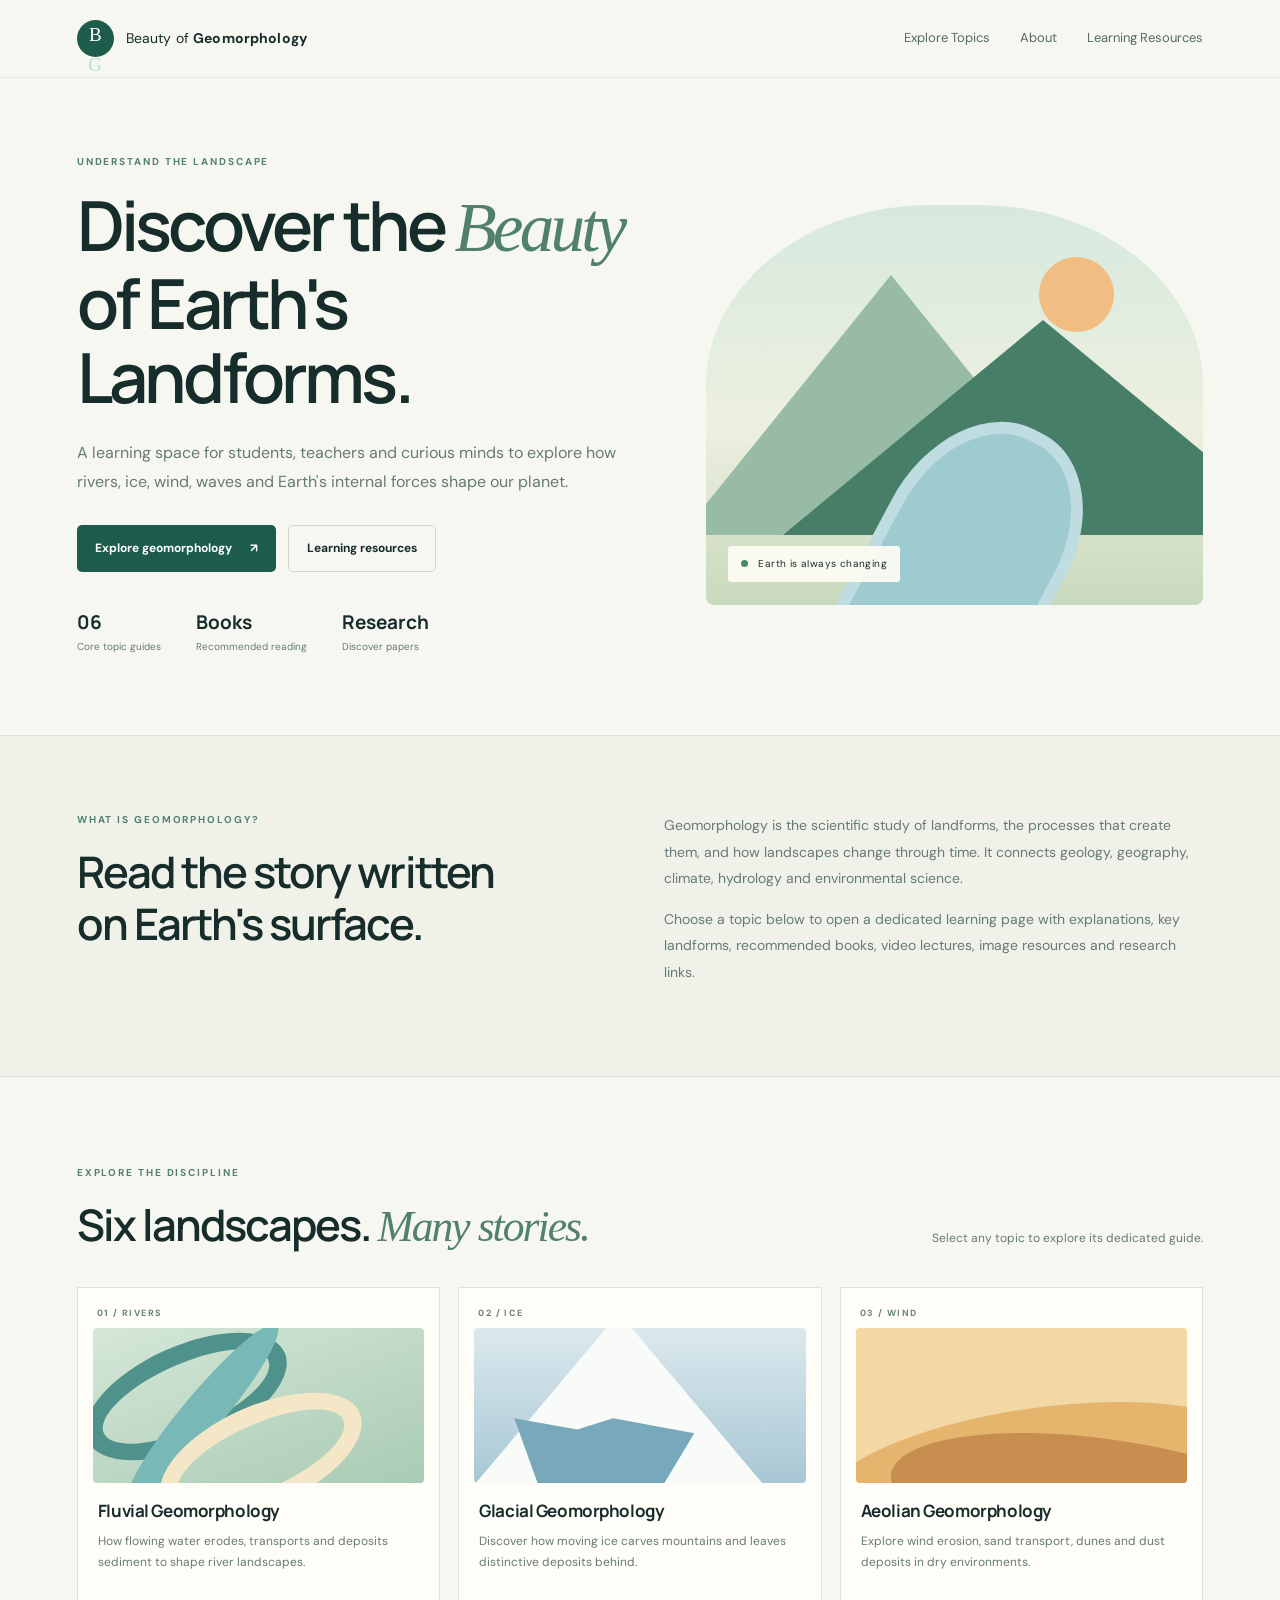
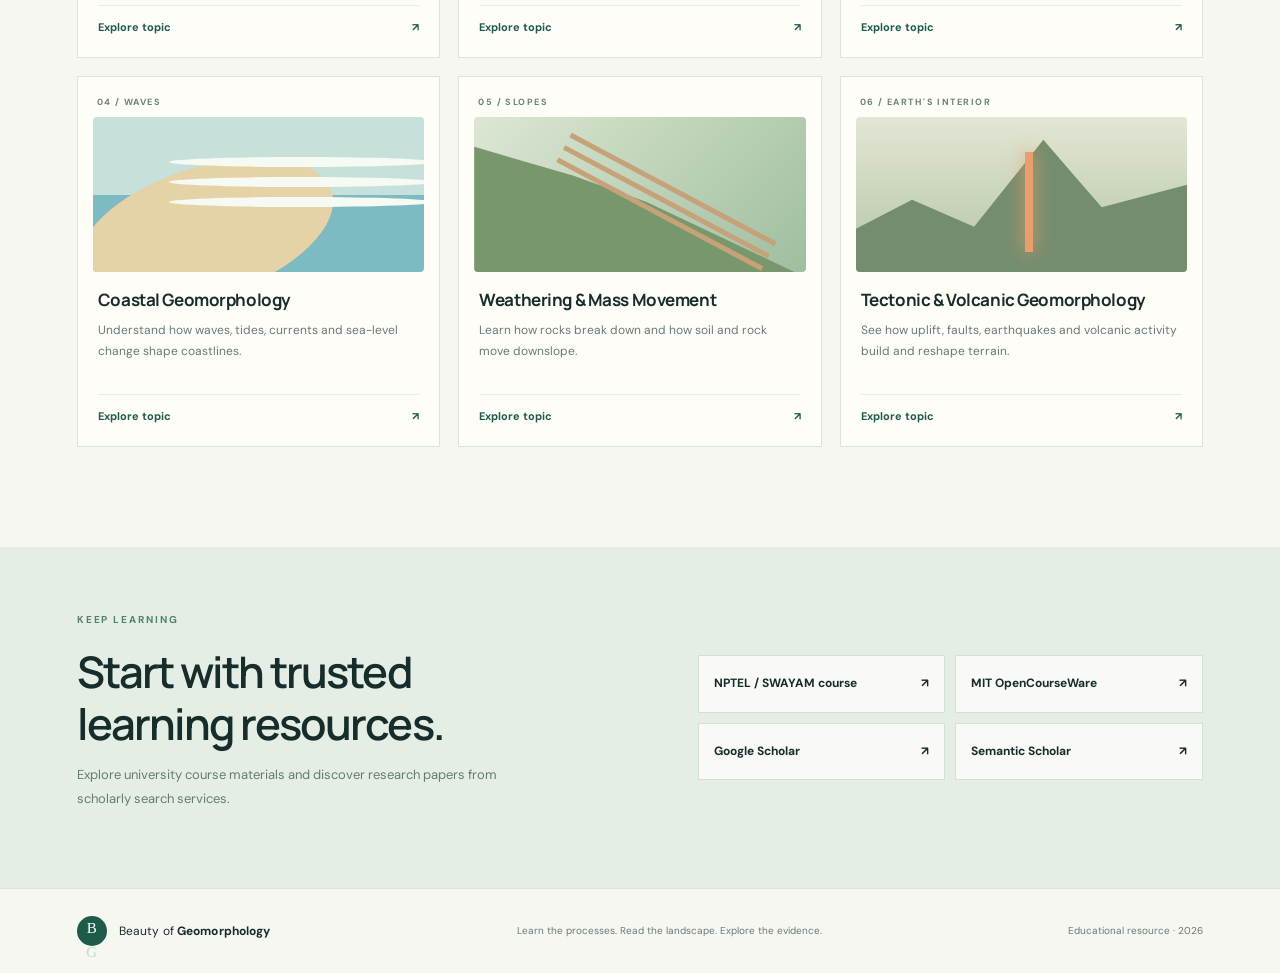
<file: index.html>
<!doctype html>
<html lang="en">
<head>
  <meta charset="utf-8">
  <meta name="viewport" content="width=device-width, initial-scale=1">
  <meta name="description" content="Beauty of Geomorphology — explore landforms, surface processes, videos, books and research resources.">
  <title>Beauty of Geomorphology | Explore Earth's Landscapes</title>
  <link rel="stylesheet" href="style.css">
</head>
<body>
  <header class="site-header">
    <a class="brand" href="index.html"><span class="brand-mark">B<span>G</span></span><span>Beauty of <strong>Geomorphology</strong></span></a>
    <button class="menu-toggle" id="menuToggle" aria-label="Toggle navigation">☰</button>
    <nav id="mainNav">
      <a href="#topics">Explore Topics</a><a href="#about">About</a><a href="#learning">Learning Resources</a>
    </nav>
  </header>
  <main>
    <section class="hero">
      <div class="hero-content">
        <p class="eyebrow">UNDERSTAND THE LANDSCAPE</p>
        <h1>Discover the <em>Beauty</em><br>of Earth's Landforms.</h1>
        <p class="hero-copy">A learning space for students, teachers and curious minds to explore how rivers, ice, wind, waves and Earth's internal forces shape our planet.</p>
        <div class="hero-actions"><a class="button button-primary" href="#topics">Explore geomorphology <span>↗</span></a><a class="button button-ghost" href="#learning">Learning resources</a></div>
        <div class="hero-stats"><div><strong>06</strong><span>Core topic guides</span></div><div><strong>Books</strong><span>Recommended reading</span></div><div><strong>Research</strong><span>Discover papers</span></div></div>
      </div>
      <div class="hero-visual" role="img" aria-label="Illustrated mountain and river landscape">
        <div class="sun"></div><div class="mountain mountain-back"></div><div class="mountain mountain-front"></div><div class="river"></div>
        <div class="visual-label"><span class="pulse"></span> Earth is always changing</div>
      </div>
    </section>

    <section class="section intro" id="about">
      <div class="section-heading"><p class="eyebrow">WHAT IS GEOMORPHOLOGY?</p><h2>Read the story written<br>on Earth's surface.</h2></div>
      <div class="intro-copy"><p>Geomorphology is the scientific study of landforms, the processes that create them, and how landscapes change through time. It connects geology, geography, climate, hydrology and environmental science.</p><p>Choose a topic below to open a dedicated learning page with explanations, key landforms, recommended books, video lectures, image resources and research links.</p></div>
    </section>

    <section class="section topics-section" id="topics">
      <div class="section-topline"><div><p class="eyebrow">EXPLORE THE DISCIPLINE</p><h2>Six landscapes. <em>Many stories.</em></h2></div><p class="section-note">Select any topic to explore its dedicated guide.</p></div>
      <div class="topic-grid">
        <a class="topic-card topic-fluvial" href="topic.html?topic=fluvial"><span class="topic-number">01 / RIVERS</span><div class="topic-art art-river"><span></span></div><div class="topic-card-body"><h3>Fluvial Geomorphology</h3><p>How flowing water erodes, transports and deposits sediment to shape river landscapes.</p><span class="card-link">Explore topic <b>↗</b></span></div></a>
        <a class="topic-card topic-glacial" href="topic.html?topic=glacial"><span class="topic-number">02 / ICE</span><div class="topic-art art-glacier"><span></span></div><div class="topic-card-body"><h3>Glacial Geomorphology</h3><p>Discover how moving ice carves mountains and leaves distinctive deposits behind.</p><span class="card-link">Explore topic <b>↗</b></span></div></a>
        <a class="topic-card topic-aeolian" href="topic.html?topic=aeolian"><span class="topic-number">03 / WIND</span><div class="topic-art art-dunes"><span></span></div><div class="topic-card-body"><h3>Aeolian Geomorphology</h3><p>Explore wind erosion, sand transport, dunes and dust deposits in dry environments.</p><span class="card-link">Explore topic <b>↗</b></span></div></a>
        <a class="topic-card topic-coastal" href="topic.html?topic=coastal"><span class="topic-number">04 / WAVES</span><div class="topic-art art-coast"><span></span></div><div class="topic-card-body"><h3>Coastal Geomorphology</h3><p>Understand how waves, tides, currents and sea-level change shape coastlines.</p><span class="card-link">Explore topic <b>↗</b></span></div></a>
        <a class="topic-card topic-weathering" href="topic.html?topic=weathering"><span class="topic-number">05 / SLOPES</span><div class="topic-art art-slope"><span></span></div><div class="topic-card-body"><h3>Weathering &amp; Mass Movement</h3><p>Learn how rocks break down and how soil and rock move downslope.</p><span class="card-link">Explore topic <b>↗</b></span></div></a>
        <a class="topic-card topic-tectonic" href="topic.html?topic=tectonic"><span class="topic-number">06 / EARTH'S INTERIOR</span><div class="topic-art art-tectonic"><span></span></div><div class="topic-card-body"><h3>Tectonic &amp; Volcanic Geomorphology</h3><p>See how uplift, faults, earthquakes and volcanic activity build and reshape terrain.</p><span class="card-link">Explore topic <b>↗</b></span></div></a>
      </div>
    </section>

    <section class="resource-band" id="learning"><div><p class="eyebrow">KEEP LEARNING</p><h2>Start with trusted<br>learning resources.</h2><p>Explore university course materials and discover research papers from scholarly search services.</p></div><div class="resource-links"><a href="https://onlinecourses.nptel.ac.in/e-learning/preview/noc22_ce48" target="_blank" rel="noopener">NPTEL / SWAYAM course <span>↗</span></a><a href="https://ocw.mit.edu/courses/12-163-surface-processes-and-landscape-evolution-fall-2004/pages/lecture-notes/" target="_blank" rel="noopener">MIT OpenCourseWare <span>↗</span></a><a href="https://scholar.google.com/" target="_blank" rel="noopener">Google Scholar <span>↗</span></a><a href="https://www.semanticscholar.org/" target="_blank" rel="noopener">Semantic Scholar <span>↗</span></a></div></section>
  </main>
  <footer><a class="brand footer-brand" href="index.html"><span class="brand-mark">B<span>G</span></span><span>Beauty of <strong>Geomorphology</strong></span></a><p>Learn the processes. Read the landscape. Explore the evidence.</p><span>Educational resource · 2026</span></footer>
  <script src="script.js"></script>
</body>
</html>
</file>
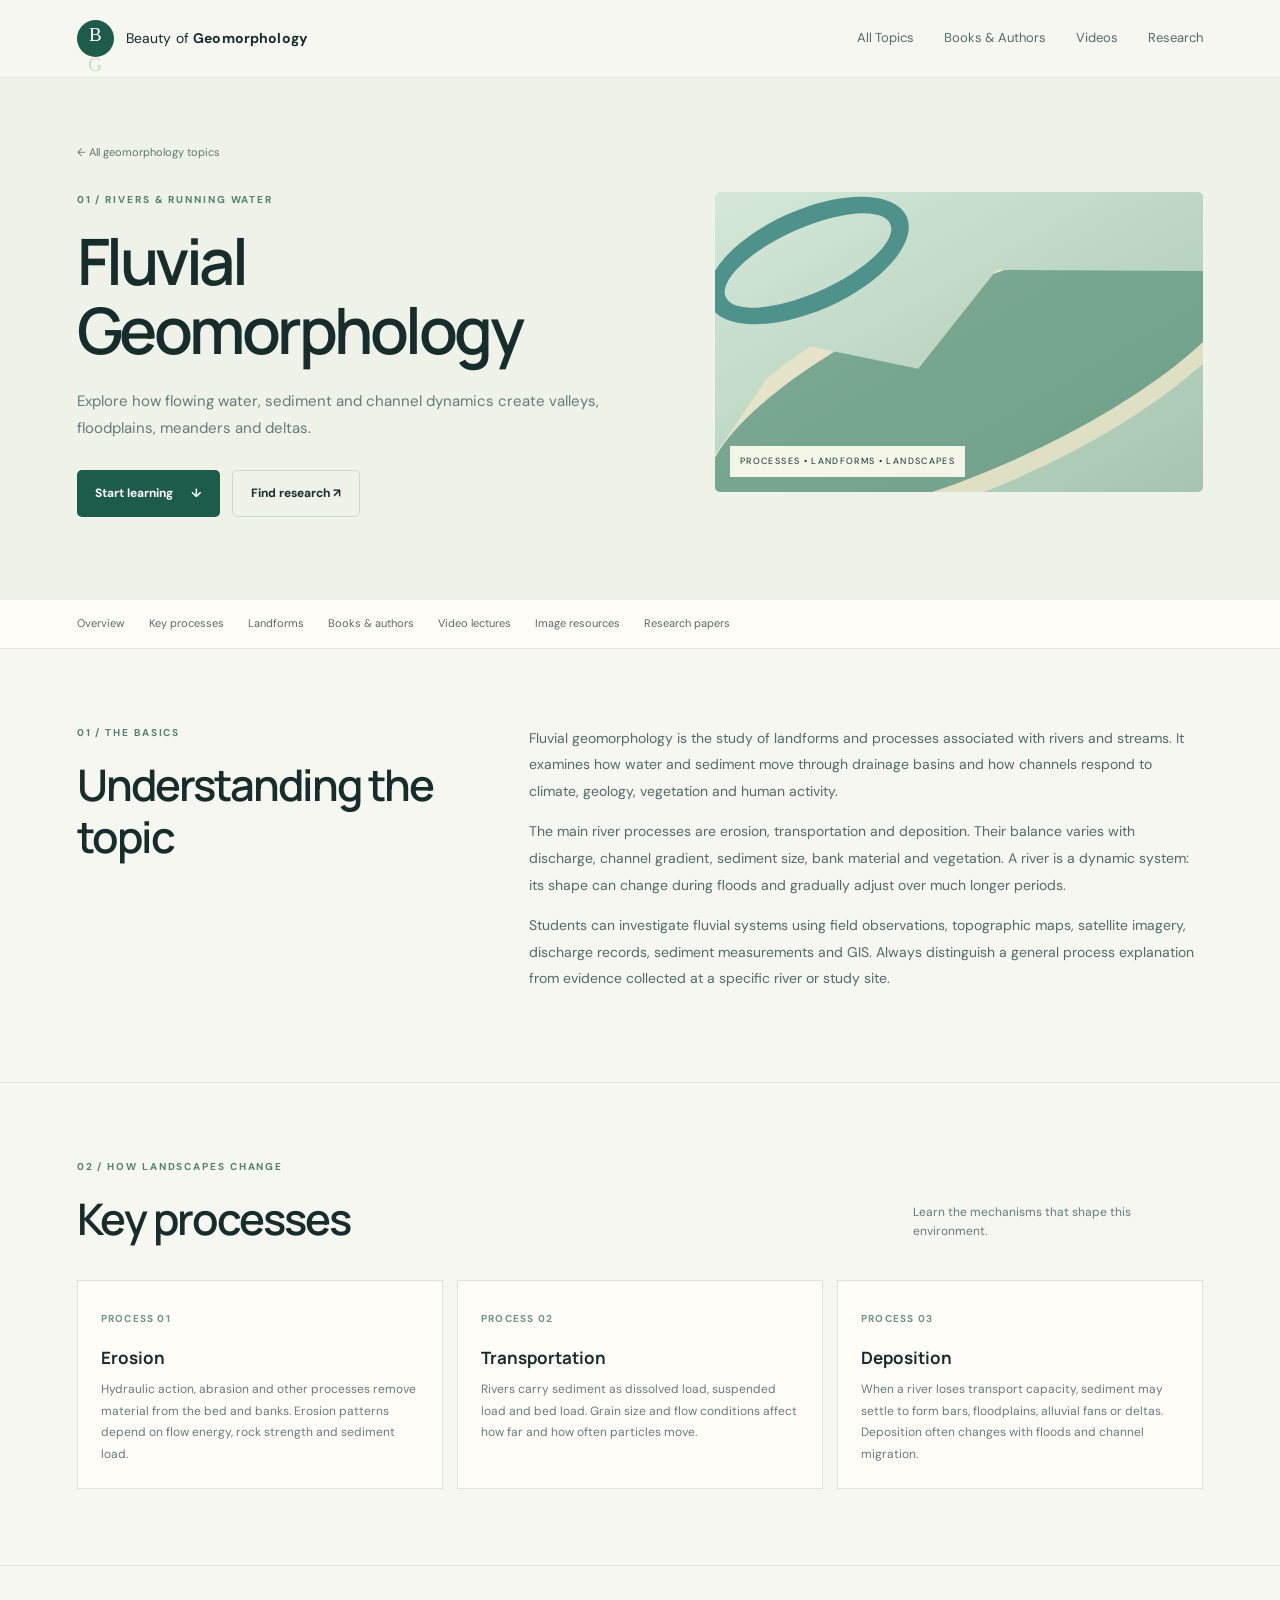
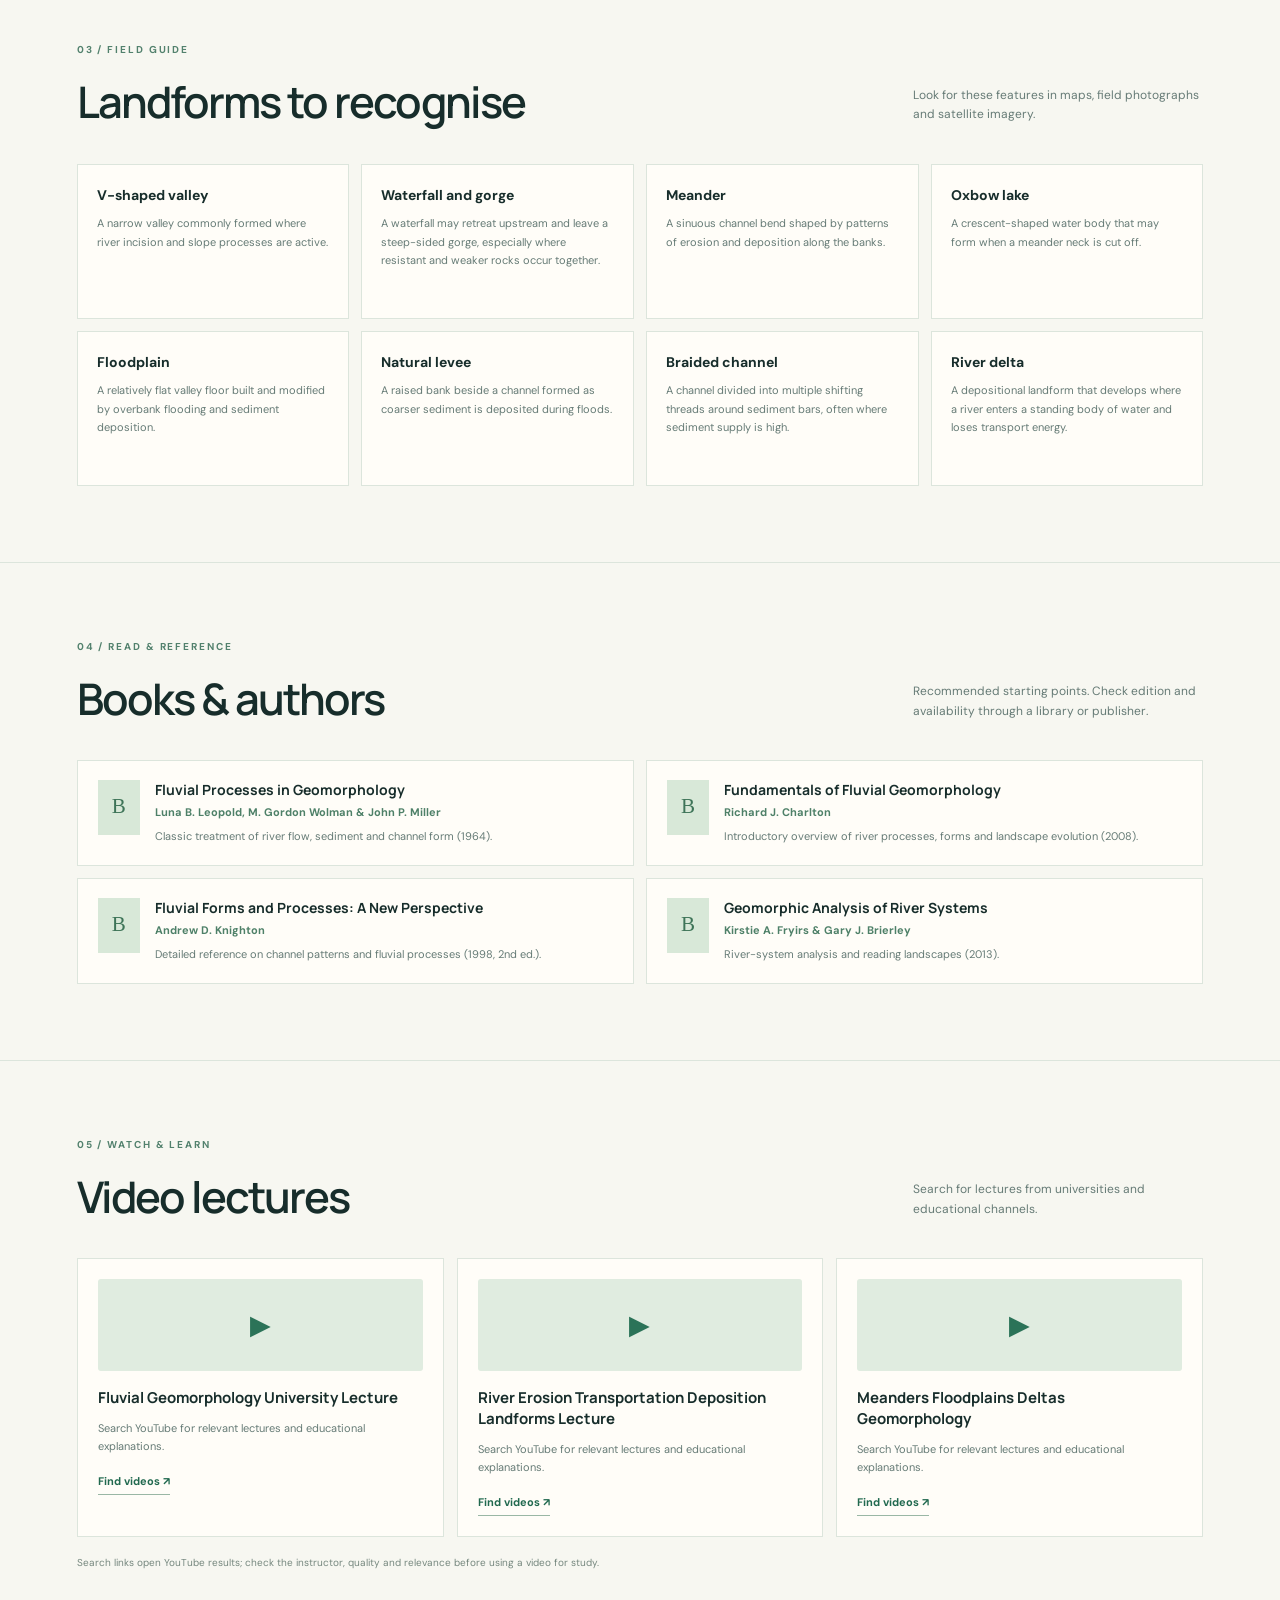
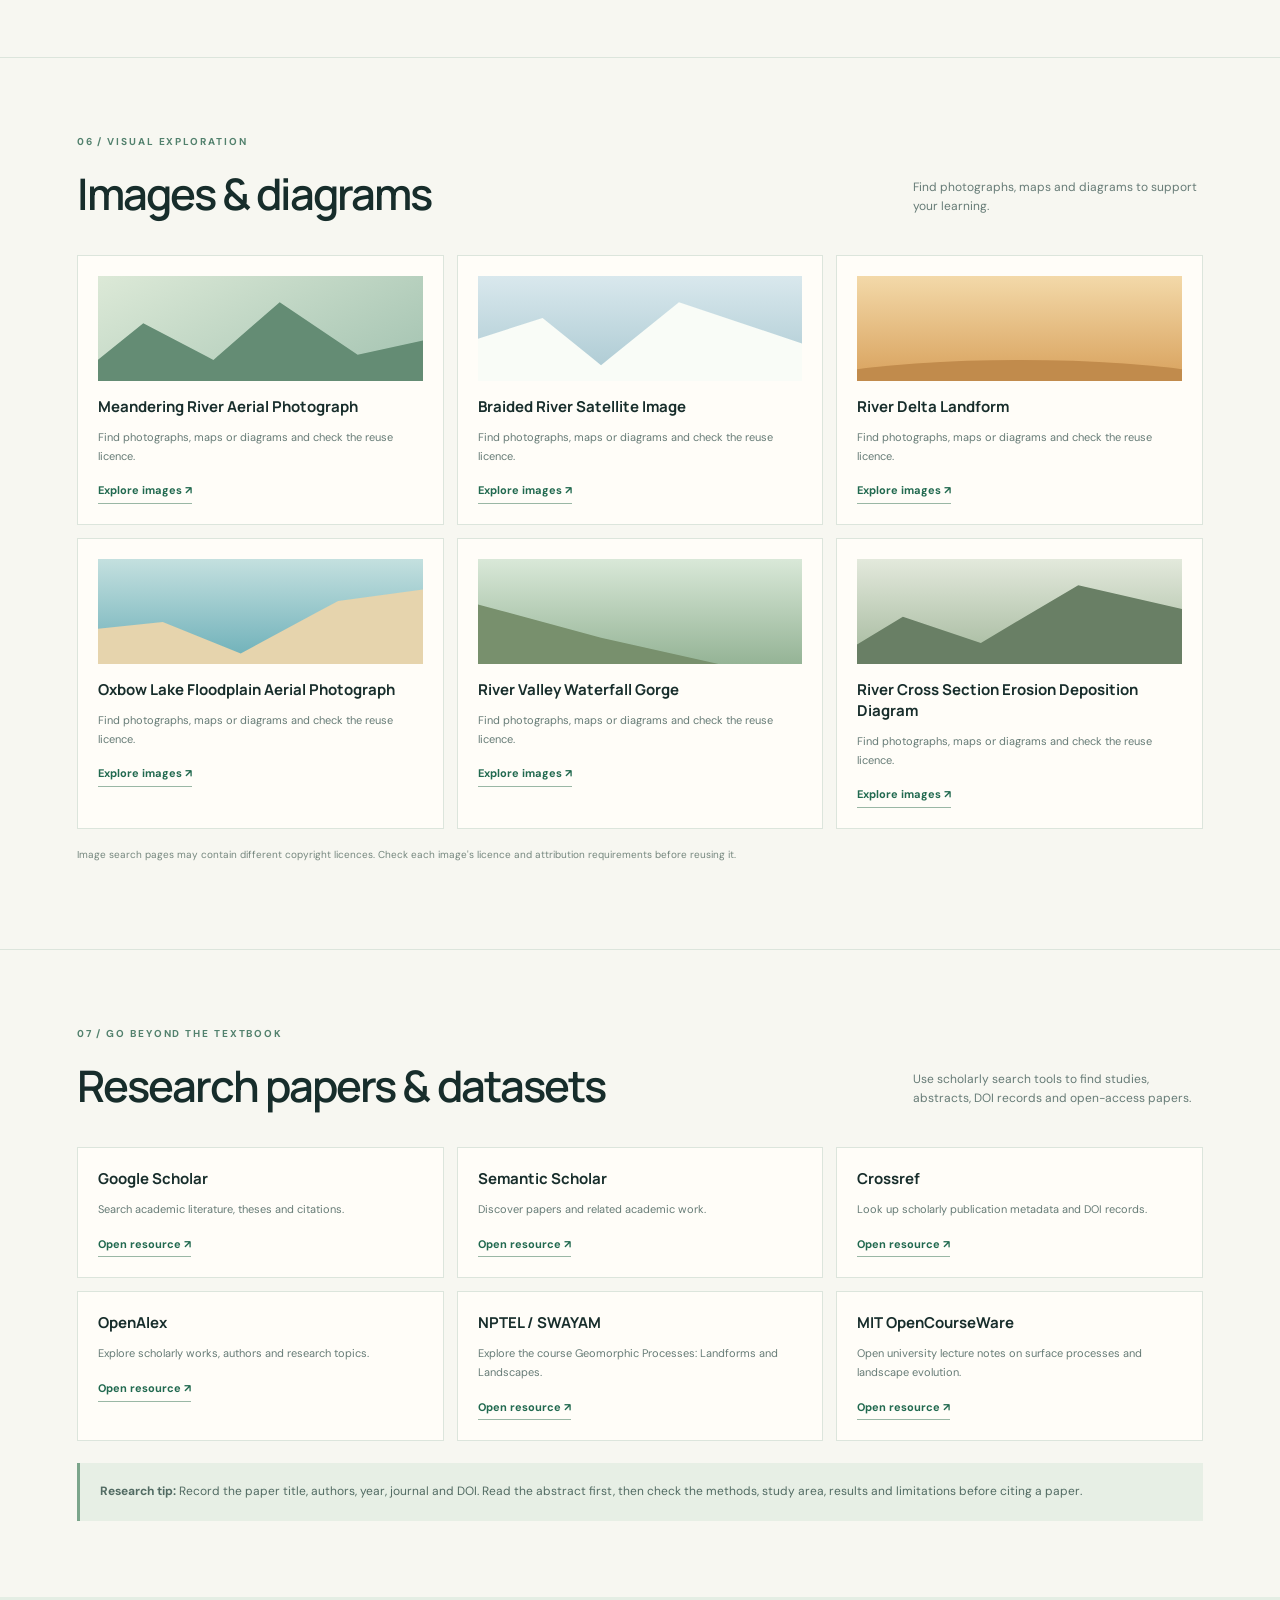
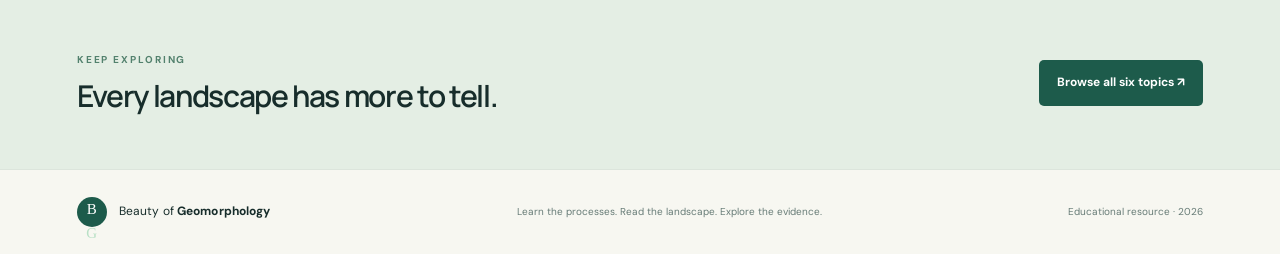
<file: topic.html>
<!doctype html>
<html lang="en">
<head>
  <meta charset="utf-8">
  <meta name="viewport" content="width=device-width, initial-scale=1">
  <meta name="description" content="Geomorphology learning guide with concepts, landforms, books, videos and research links.">
  <title>Topic Guide | Beauty of Geomorphology</title>
  <link rel="stylesheet" href="style.css">
</head>
<body>
  <header class="site-header">
    <a class="brand" href="index.html"><span class="brand-mark">B<span>G</span></span><span>Beauty of <strong>Geomorphology</strong></span></a>
    <button class="menu-toggle" id="menuToggle" aria-label="Toggle navigation">☰</button>
    <nav id="mainNav"><a href="index.html#topics">All Topics</a><a href="#books">Books &amp; Authors</a><a href="#videos">Videos</a><a href="#research">Research</a></nav>
  </header>
  <main id="topicPage">
    <section class="topic-hero">
      <div class="topic-hero-text"><a class="back-link" href="index.html#topics">← All geomorphology topics</a><p class="eyebrow" id="topicEyebrow">TOPIC GUIDE</p><h1 id="topicTitle">Geomorphology</h1><p id="topicSubtitle" class="topic-subtitle"></p><div class="hero-actions"><a class="button button-primary" href="#overview">Start learning <span>↓</span></a><a class="button button-ghost" id="scholarTop" href="https://scholar.google.com/" target="_blank" rel="noopener">Find research ↗</a></div></div>
      <div class="topic-hero-art" id="topicArt" aria-hidden="true"><div class="topic-art-large"></div><div class="topic-art-caption">PROCESSES • LANDFORMS • LANDSCAPES</div></div>
    </section>
    <nav class="topic-jump"><a href="#overview">Overview</a><a href="#processes">Key processes</a><a href="#landforms">Landforms</a><a href="#books">Books &amp; authors</a><a href="#videos">Video lectures</a><a href="#images">Image resources</a><a href="#research">Research papers</a></nav>
    <section class="section learning-section" id="overview"><div class="section-heading"><p class="eyebrow">01 / THE BASICS</p><h2>Understanding the topic</h2></div><div class="learning-copy" id="topicOverview"></div></section>
    <section class="section process-section" id="processes"><div class="section-topline"><div><p class="eyebrow">02 / HOW LANDSCAPES CHANGE</p><h2>Key processes</h2></div><p class="section-note">Learn the mechanisms that shape this environment.</p></div><div class="info-grid" id="processGrid"></div></section>
    <section class="section landforms-section" id="landforms"><div class="section-topline"><div><p class="eyebrow">03 / FIELD GUIDE</p><h2>Landforms to recognise</h2></div><p class="section-note">Look for these features in maps, field photographs and satellite imagery.</p></div><div class="landform-grid" id="landformGrid"></div></section>
    <section class="section books-section" id="books"><div class="section-topline"><div><p class="eyebrow">04 / READ &amp; REFERENCE</p><h2>Books &amp; authors</h2></div><p class="section-note">Recommended starting points. Check edition and availability through a library or publisher.</p></div><div class="book-list" id="bookList"></div></section>
    <section class="section videos-section" id="videos"><div class="section-topline"><div><p class="eyebrow">05 / WATCH &amp; LEARN</p><h2>Video lectures</h2></div><p class="section-note">Search for lectures from universities and educational channels.</p></div><div class="video-grid" id="videoGrid"></div><p class="small-note">Search links open YouTube results; check the instructor, quality and relevance before using a video for study.</p></section>
    <section class="section images-section" id="images"><div class="section-topline"><div><p class="eyebrow">06 / VISUAL EXPLORATION</p><h2>Images &amp; diagrams</h2></div><p class="section-note">Find photographs, maps and diagrams to support your learning.</p></div><div class="image-grid" id="imageGrid"></div><p class="small-note">Image search pages may contain different copyright licences. Check each image's licence and attribution requirements before reusing it.</p></section>
    <section class="section research-section" id="research"><div class="section-topline"><div><p class="eyebrow">07 / GO BEYOND THE TEXTBOOK</p><h2>Research papers &amp; datasets</h2></div><p class="section-note">Use scholarly search tools to find studies, abstracts, DOI records and open-access papers.</p></div><div class="research-grid" id="researchGrid"></div><div class="citation-note"><strong>Research tip:</strong> Record the paper title, authors, year, journal and DOI. Read the abstract first, then check the methods, study area, results and limitations before citing a paper.</div></section>
    <section class="next-topic"><div><p class="eyebrow">KEEP EXPLORING</p><h2>Every landscape has more to tell.</h2></div><a class="button button-primary" href="index.html#topics">Browse all six topics ↗</a></section>
  </main>
  <footer><a class="brand footer-brand" href="index.html"><span class="brand-mark">B<span>G</span></span><span>Beauty of <strong>Geomorphology</strong></span></a><p>Learn the processes. Read the landscape. Explore the evidence.</p><span>Educational resource · 2026</span></footer>
  <script src="script.js"></script>
</body>
</html>
</file>
<file: style.css>
@import url('https://fonts.googleapis.com/css2?family=DM+Sans:wght@400;500;600;700&family=Manrope:wght@400;500;600;700;800&display=swap');
:root{--ink:#172d2b;--muted:#667b76;--paper:#f7f7f1;--green:#c9e6d1;--green-dark:#1d5b4b;--line:#dce5dc;--orange:#e59c65;--white:#fff;--serif:Georgia,'Times New Roman',serif}
*{box-sizing:border-box}html{scroll-behavior:smooth;scroll-padding-top:90px}body{margin:0;background:var(--paper);color:var(--ink);font-family:'DM Sans',Arial,sans-serif;line-height:1.6}a{color:inherit;text-decoration:none}.site-header{height:78px;padding:0 6vw;display:flex;align-items:center;justify-content:space-between;border-bottom:1px solid #e3e8df;background:rgba(247,247,241,.96);position:sticky;top:0;z-index:20;backdrop-filter:blur(12px)}.brand{display:flex;align-items:center;gap:12px;font-size:14px;letter-spacing:.01em}.brand strong{font-weight:700}.brand-mark{height:37px;width:37px;border-radius:50%;background:var(--green-dark);color:white;display:grid;place-items:center;font-family:var(--serif);font-size:19px;position:relative}.brand-mark span{color:#b8e0c5}.site-header nav{display:flex;gap:30px;font-size:13px;color:#536b64}.site-header nav a:hover,.back-link:hover{color:#16805d}.menu-toggle{display:none;border:0;background:none;font-size:24px;color:var(--ink)}.hero{padding:76px 6vw 80px;display:grid;grid-template-columns:1fr .9fr;gap:6vw;align-items:center;min-height:560px}.hero-content{max-width:610px}.eyebrow{font-size:10px;letter-spacing:.19em;font-weight:700;color:#52816d;margin:0 0 18px}.hero h1,.topic-hero h1{font-family:Manrope,Arial,sans-serif;font-size:clamp(43px,5.4vw,74px);line-height:1.08;letter-spacing:-.055em;margin:0 0 24px;font-weight:600}.hero h1 em,.section h2 em{font-family:var(--serif);font-weight:400;color:#51816c}.hero-copy{max-width:540px;color:var(--muted);font-size:16px;line-height:1.8}.hero-actions{display:flex;flex-wrap:wrap;gap:12px;margin:28px 0}.button{display:inline-flex;align-items:center;gap:18px;padding:13px 18px;border-radius:5px;font-size:12px;font-weight:700;transition:transform .2s,background .2s}.button:hover{transform:translateY(-2px)}.button-primary{background:var(--green-dark);color:white}.button-primary:hover{background:#124535}.button-ghost{border:1px solid #ccd9cf;color:var(--ink)}.hero-stats{display:flex;gap:35px;margin-top:35px}.hero-stats div{display:flex;flex-direction:column;gap:2px}.hero-stats strong{font-family:Manrope;font-size:19px}.hero-stats span{font-size:10px;color:var(--muted)}.hero-visual{height:400px;position:relative;overflow:hidden;border-radius:45% 45% 8px 8px;background:linear-gradient(180deg,#d6e9de 0%,#edf0df 56%,#c7d9bc 100%)}.sun{position:absolute;width:75px;height:75px;border-radius:50%;background:#f1bd83;right:18%;top:13%}.mountain{position:absolute;bottom:70px;width:0;height:0;border-left:210px solid transparent;border-right:210px solid transparent}.mountain-back{left:-25px;border-bottom:260px solid #98bba5}.mountain-front{right:-100px;border-left-width:260px;border-right-width:260px;border-bottom:215px solid #477e68}.river{position:absolute;bottom:-70px;left:35%;width:190px;height:260px;background:#9dcbd0;transform:rotate(28deg);border-radius:50% 45% 0 0;border:12px solid rgba(255,255,255,.35)}.visual-label{position:absolute;bottom:23px;left:22px;background:#fffdf5e8;padding:10px 13px;border-radius:3px;font-size:10px;letter-spacing:.04em}.pulse{display:inline-block;width:7px;height:7px;border-radius:50%;background:#498b68;margin-right:7px}.section{padding:76px 6vw}.intro{display:grid;grid-template-columns:.85fr 1fr;gap:10vw;border-top:1px solid var(--line);border-bottom:1px solid var(--line);background:#f0f2e9}.section h2,.resource-band h2,.next-topic h2{font-family:Manrope,Arial,sans-serif;font-size:clamp(30px,3.4vw,45px);line-height:1.2;letter-spacing:-.045em;font-weight:600;margin:0}.intro-copy{max-width:590px;color:var(--muted);font-size:14px;line-height:1.9}.intro-copy p:first-child{margin-top:0}.topics-section{padding-top:88px;padding-bottom:100px}.section-topline{display:flex;justify-content:space-between;align-items:end;gap:30px;margin-bottom:35px}.section-note{max-width:290px;color:var(--muted);font-size:12px;margin:0 0 4px}.topic-grid{display:grid;grid-template-columns:repeat(3,1fr);gap:18px}.topic-card{border:1px solid var(--line);background:#fffdf8;min-width:0;transition:transform .22s,box-shadow .22s;overflow:hidden}.topic-card:hover{transform:translateY(-5px);box-shadow:0 14px 35px #233f2b13}.topic-number{display:block;padding:18px 19px 0;font-size:9px;letter-spacing:.16em;color:#698178;font-weight:700}.topic-art{height:155px;margin:8px 15px 0;border-radius:4px;position:relative;overflow:hidden}.art-river{background:linear-gradient(160deg,#d5e7d8,#a9cbb4)}.art-river:before,.art-river:after{content:"";position:absolute;border-radius:50%;border:18px solid #4f928b;width:180px;height:65px;transform:rotate(-24deg)}.art-river:before{left:-15px;top:18px}.art-river:after{left:60px;top:78px;border-color:#f4e7c8}.art-river span{position:absolute;left:90px;top:-30px;width:40px;height:230px;background:#78b8b7;transform:rotate(40deg);border-radius:50%}.art-glacier{background:linear-gradient(#dbe9ee,#a8c7d4)}.art-glacier:before{content:"";position:absolute;left:-15px;bottom:-20px;border-left:160px solid transparent;border-right:160px solid transparent;border-bottom:190px solid #f8fbf8}.art-glacier:after{content:"";position:absolute;left:40px;bottom:-10px;width:180px;height:75px;background:#78a9bb;clip-path:polygon(0 0,35% 15%,55% 0,100% 20%,80% 100%,15% 100%)}.art-dunes{background:#f3d8a5}.art-dunes:before,.art-dunes:after{content:"";position:absolute;left:-10%;width:130%;height:130px;border-radius:50%;background:#e5b56e;bottom:-55px;transform:rotate(-8deg)}.art-dunes:after{background:#c88e50;bottom:-86px;left:10%;transform:rotate(8deg)}.art-coast{background:linear-gradient(#c6e0dc 0 50%,#7ebac1 50%)}.art-coast:before{content:"";position:absolute;left:-20px;bottom:-25px;width:80%;height:130px;background:#e5d2a7;border-radius:50%;transform:rotate(-18deg)}.art-coast:after{content:"";position:absolute;right:-10px;top:40px;width:80%;height:10px;border-radius:50%;background:#f5fbf3;box-shadow:0 20px 0 #f5fbf3,0 40px 0 #f5fbf3}.art-slope{background:linear-gradient(135deg,#dce7d3,#9fbe9f)}.art-slope:before{content:"";position:absolute;left:0;bottom:-5px;width:100%;height:145px;background:#78976c;clip-path:polygon(0 10%,30% 30%,52% 48%,100% 100%,0 100%)}.art-slope:after{content:"";position:absolute;left:25%;top:45%;width:70%;height:5px;background:#c5a277;transform:rotate(28deg);box-shadow:0 14px 0 #c5a277,0 28px 0 #c5a277}.art-tectonic{background:linear-gradient(#e2e6d5,#b4c5a4)}.art-tectonic:before{content:"";position:absolute;bottom:-10px;left:-5%;width:110%;height:150px;background:#748d6e;clip-path:polygon(0 100%,0 70%,20% 45%,37% 63%,56% 5%,72% 50%,100% 32%,100% 100%)}.art-tectonic:after{content:"";position:absolute;left:51%;top:35px;width:8px;height:100px;background:#e7a06d;box-shadow:0 0 18px #e7a06d}.topic-card-body{padding:17px 20px 20px}.topic-card h3{font-family:Manrope;font-size:17px;line-height:1.3;margin:0 0 9px;letter-spacing:-.025em}.topic-card p{font-size:12px;color:var(--muted);min-height:58px;margin:0 0 16px;line-height:1.7}.card-link{font-size:11px;font-weight:700;color:var(--green-dark);display:flex;justify-content:space-between;border-top:1px solid #e9eee7;padding-top:13px}.resource-band{padding:65px 6vw;background:#e4eee4;display:grid;grid-template-columns:1fr 1fr;gap:9vw;align-items:center}.resource-band>div>p:not(.eyebrow){max-width:420px;color:var(--muted);font-size:13px;line-height:1.8}.resource-links{display:grid;grid-template-columns:1fr 1fr;gap:10px}.resource-links a{background:#f9faf5;border:1px solid #d5e0d4;padding:18px 15px;font-size:12px;font-weight:700;display:flex;justify-content:space-between;gap:10px}.resource-links a:hover{border-color:#7ba58b}footer{padding:27px 6vw;display:flex;align-items:center;justify-content:space-between;gap:20px;color:var(--muted);font-size:10px;border-top:1px solid var(--line)}.footer-brand{color:var(--ink);font-size:12px}.footer-brand .brand-mark{width:30px;height:30px;font-size:15px}footer p{margin:0}.topic-hero{padding:60px 6vw 55px;display:grid;grid-template-columns:1fr .85fr;gap:5vw;align-items:center;background:#eef2e9}.back-link{font-size:11px;color:#60766c;display:inline-block;margin-bottom:30px}.topic-hero h1{font-size:clamp(40px,5vw,64px);max-width:700px}.topic-subtitle{max-width:550px;color:var(--muted);font-size:15px;line-height:1.8}.topic-hero-art{height:300px;position:relative;border-radius:5px;overflow:hidden;background:linear-gradient(150deg,#d5e8d8,#a5c5b0)}.topic-art-large{position:absolute;inset:0}.topic-hero-art:after{content:"";position:absolute;left:-10%;bottom:-20%;width:120%;height:60%;background:#5a927b;clip-path:polygon(0 45%,25% 0,42% 35%,60% 8%,100% 60%,100% 100%,0 100%);opacity:.7}.topic-art-caption{position:absolute;bottom:15px;left:15px;background:#fffdf0e8;padding:8px 10px;font-size:9px;letter-spacing:.15em;z-index:2}.topic-jump{display:flex;gap:24px;overflow-x:auto;white-space:nowrap;padding:15px 6vw;border-bottom:1px solid var(--line);background:#fffdf8;font-size:11px;color:#536d62}.topic-jump a:hover{color:#16805d}.learning-section{display:grid;grid-template-columns:.7fr 1.3fr;gap:7vw}.learning-copy{font-size:14px;line-height:1.9;color:#526b63}.learning-copy p:first-child{margin-top:0}.learning-copy ul{padding-left:20px}.process-section,.landforms-section,.books-section,.videos-section,.images-section,.research-section{border-top:1px solid var(--line)}.info-grid{display:grid;grid-template-columns:repeat(3,1fr);gap:14px}.info-card{padding:23px;background:#fffdf8;border:1px solid var(--line);min-height:170px}.info-card .mini-number{font-size:10px;color:#6d9581;font-weight:700;letter-spacing:.12em}.info-card h3{font-family:Manrope;font-size:17px;margin:14px 0 8px}.info-card p{font-size:12px;color:var(--muted);line-height:1.8;margin:0}.landform-grid{display:grid;grid-template-columns:repeat(4,1fr);gap:12px}.landform-card{background:#fffdf8;border:1px solid var(--line);padding:19px;min-height:155px}.landform-card h3{font-size:14px;margin:0 0 8px}.landform-card p{font-size:11px;color:var(--muted);line-height:1.7;margin:0}.book-list{display:grid;grid-template-columns:1fr 1fr;gap:12px}.book-card{padding:19px 20px;background:#fffdf8;border:1px solid var(--line);display:flex;gap:15px}.book-icon{flex:0 0 42px;height:55px;background:#d8e8d8;display:grid;place-items:center;color:#3e7458;font-family:var(--serif);font-size:21px}.book-card h3{font-family:Manrope;font-size:14px;line-height:1.4;margin:0 0 5px}.book-author{font-size:11px;color:#4e8068;font-weight:700;margin:0 0 5px}.book-card p:last-child{font-size:11px;color:var(--muted);margin:0;line-height:1.7}.video-grid,.image-grid,.research-grid{display:grid;grid-template-columns:repeat(3,1fr);gap:13px}.video-card,.image-card,.research-card{background:#fffdf8;border:1px solid var(--line);padding:20px}.video-symbol{height:92px;background:#e0ece0;display:grid;place-items:center;margin-bottom:16px;color:#2b7358;font-size:27px;border-radius:3px}.video-card h3,.image-card h3,.research-card h3{font-family:Manrope;font-size:15px;line-height:1.4;margin:0 0 8px}.video-card p,.image-card p,.research-card p{font-size:11px;color:var(--muted);line-height:1.7}.text-link{display:inline-block;font-size:11px;font-weight:700;color:#21694f;border-bottom:1px solid #9ab7a5;padding-bottom:3px;margin-top:5px}.small-note{font-size:10px;color:#75877e;margin-top:18px}.image-swatch{height:105px;margin-bottom:15px;background:linear-gradient(150deg,#dce9d7,#a2c2b0);position:relative;overflow:hidden}.image-swatch:before{content:"";position:absolute;left:-10%;bottom:-25%;width:120%;height:100%;background:#648c74;clip-path:polygon(0 80%,20% 20%,38% 55%,55% 0,75% 50%,100% 30%,100% 100%,0 100%)}.image-card:nth-child(2) .image-swatch{background:linear-gradient(#d9e8ed,#a9c8d1)}.image-card:nth-child(2) .image-swatch:before{background:#f9fcf7;clip-path:polygon(0 100%,0 45%,25% 15%,40% 60%,60% 0,100% 50%,100% 100%)}.image-card:nth-child(3) .image-swatch{background:linear-gradient(#f3d9a9,#d8a15c)}.image-card:nth-child(3) .image-swatch:before{background:#c18b4c;clip-path:ellipse(70% 45% at 50% 100%)}.image-card:nth-child(4) .image-swatch{background:linear-gradient(#c4e0df,#6aaeb7)}.image-card:nth-child(4) .image-swatch:before{background:#e6d4ad;clip-path:polygon(0 45%,25% 35%,45% 65%,70% 15%,100% 0,100% 100%,0 100%)}.image-card:nth-child(5) .image-swatch{background:linear-gradient(#d9e8d8,#95b496)}.image-card:nth-child(5) .image-swatch:before{background:#78906d;clip-path:polygon(0 10%,40% 50%,100% 100%,0 100%)}.image-card:nth-child(6) .image-swatch{background:linear-gradient(#e3e9dc,#a2b79b)}.image-card:nth-child(6) .image-swatch:before{background:#697f65;clip-path:polygon(0 100%,0 75%,20% 30%,40% 55%,65% 0,100% 30%,100% 100%)}.citation-note{margin-top:22px;padding:18px 20px;background:#e7efe5;border-left:3px solid #7ba58b;color:#526b63;font-size:12px;line-height:1.8}.next-topic{padding:55px 6vw;background:#e4eee4;display:flex;align-items:center;justify-content:space-between;gap:25px}.next-topic h2{font-size:30px}.next-topic .eyebrow{margin-bottom:10px}
@media(max-width:850px){.hero{grid-template-columns:1fr;gap:35px;padding-top:55px}.hero-visual{height:310px}.intro,.learning-section{grid-template-columns:1fr;gap:22px}.topic-grid{grid-template-columns:repeat(2,1fr)}.resource-band{grid-template-columns:1fr;gap:25px}.topic-hero{grid-template-columns:1fr}.topic-hero-art{height:230px}.info-grid{grid-template-columns:repeat(2,1fr)}.landform-grid{grid-template-columns:repeat(2,1fr)}.video-grid,.image-grid,.research-grid{grid-template-columns:repeat(2,1fr)}.section-topline{align-items:start;flex-direction:column;gap:12px}}
@media(max-width:560px){.site-header{height:68px;padding:0 5vw}.menu-toggle{display:block}.site-header nav{display:none;position:absolute;top:67px;left:0;right:0;background:var(--paper);padding:20px 6vw;border-bottom:1px solid var(--line);flex-direction:column;gap:17px}.site-header nav.open{display:flex}.brand{font-size:12px}.hero{padding:45px 5vw 55px}.hero h1{font-size:43px}.hero-visual{height:260px}.hero-stats{gap:20px}.section{padding:55px 5vw}.topic-grid,.info-grid,.book-list,.video-grid,.image-grid,.research-grid{grid-template-columns:1fr}.landform-grid{grid-template-columns:1fr 1fr}.topic-card p{min-height:0}.resource-band{padding:50px 5vw}.resource-links{grid-template-columns:1fr}.topic-hero{padding:35px 5vw}.topic-hero h1{font-size:42px}.topic-jump{padding:14px 5vw;gap:20px}.next-topic{padding:45px 5vw;align-items:flex-start;flex-direction:column}footer{padding:24px 5vw;align-items:flex-start;flex-direction:column;gap:12px}.landform-card{padding:15px}.book-card{padding:16px}.topic-hero-art{height:190px}}
</file>
